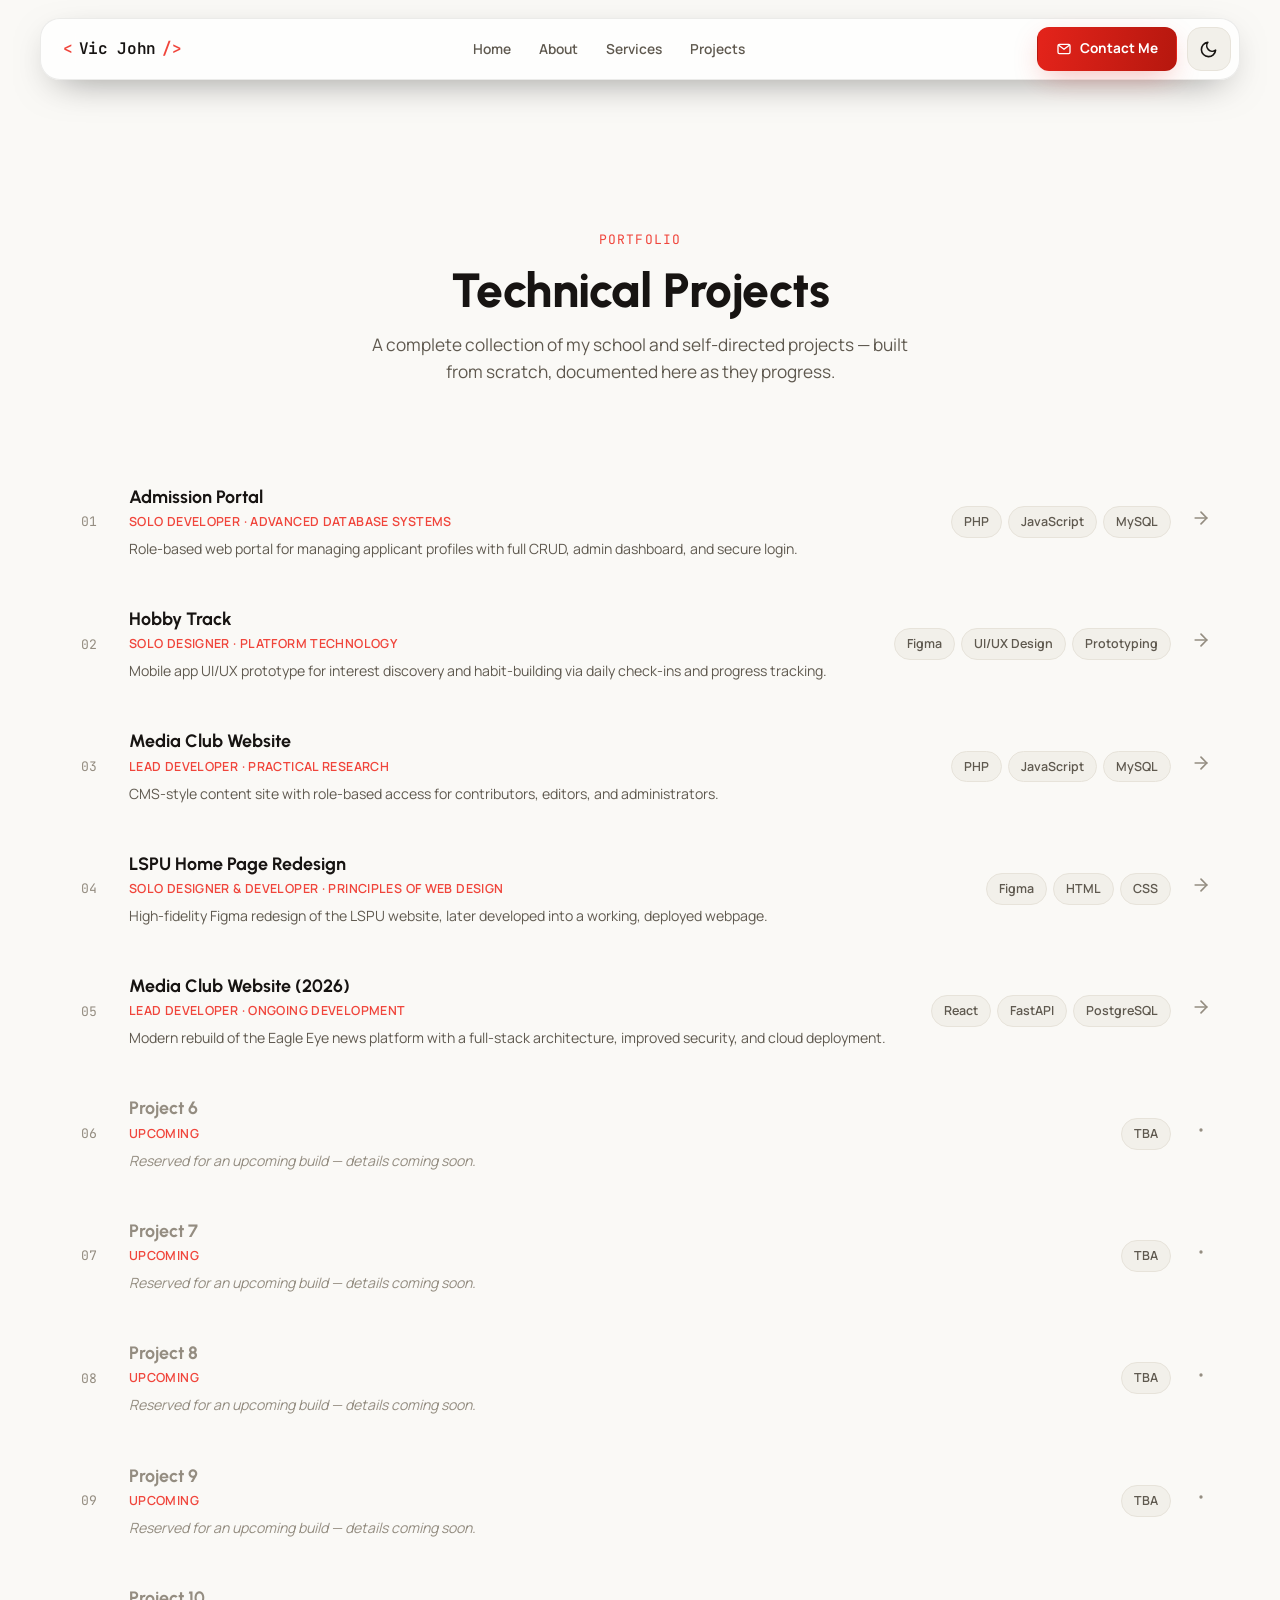
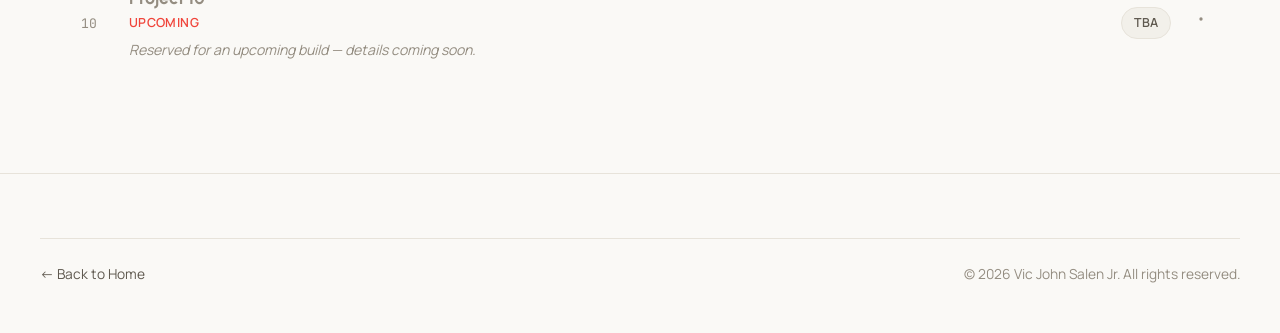
<file: projects.html>
<!DOCTYPE html>
<html lang="en" data-theme="dark">
<head>
<meta charset="UTF-8">
<meta name="viewport" content="width=device-width, initial-scale=1.0">
<title>Projects | Vic John Salen</title>
<meta name="description" content="A complete collection of school and self-directed projects by Vic John Salen Jr., BS Information Technology student at LSPU.">

<script>
  (function () {
    try {
      var saved = localStorage.getItem('vjs-portfolio-theme');
      var theme = (saved === 'light' || saved === 'dark')
        ? saved
        : (window.matchMedia && window.matchMedia('(prefers-color-scheme: light)').matches ? 'light' : 'dark');
      document.documentElement.setAttribute('data-theme', theme);
    } catch (e) {}
  })();
</script>

<link rel="preconnect" href="https://fonts.googleapis.com">
<link rel="preconnect" href="https://fonts.gstatic.com" crossorigin>
<link href="https://fonts.googleapis.com/css2?family=Urbanist:wght@500;600;700;800&family=Manrope:wght@400;500;600;700;800&family=JetBrains+Mono:wght@400;500;600&display=swap" rel="stylesheet">

<link rel="stylesheet" href="css/base.css">
<link rel="stylesheet" href="css/components.css">

<style>
  /* ============================================================
     Projects Archive — minimal directory-style page
     ============================================================ */
  .archive-hero{
    padding:140px 0 48px;
    text-align:center;
  }
  .archive-hero .eyebrow{
    display:block;
    margin-bottom:12px;
  }
  .archive-hero h1{
    font-family:var(--font-display);
    font-weight:800;
    font-size:clamp(2rem, 1.6rem + 2vw, 3rem);
    color:var(--text);
    line-height:1.15;
    margin-bottom:14px;
  }
  .archive-hero p{
    color:var(--text-muted);
    font-size:clamp(.94rem, .86rem + .3vw, 1.08rem);
    line-height:1.55;
    max-width:560px;
    margin:0 auto;
  }

  .project-list{
    display:flex;
    flex-direction:column;
    gap:2px;
    margin-top:28px;
  }

  .project-row{
    display:grid;
    grid-template-columns:40px 1fr auto auto;
    gap:20px;
    align-items:center;
    padding:22px 28px;
    border-radius:16px;
    border:1px solid transparent;
    transition:border-color .25s var(--ease), background .25s var(--ease);
    text-decoration:none;
    color:inherit;
  }
  .project-row:hover{
    border-color:var(--surface-border);
    background:var(--bg-elevated);
  }

  .project-row-num{
    font-family:var(--font-mono);
    font-size:.82rem;
    color:var(--text-faint);
    text-align:center;
  }

  .project-row-content{
    min-width:0;
  }
  .project-row-title{
    font-family:var(--font-display);
    font-weight:700;
    font-size:clamp(1rem, .94rem + .25vw, 1.12rem);
    color:var(--text);
    line-height:1.3;
    margin-bottom:4px;
  }
  .project-row-role{
    font-size:.78rem;
    color:var(--accent-400);
    font-weight:600;
    text-transform:uppercase;
    letter-spacing:.03em;
    margin-bottom:6px;
  }
  .project-row-desc{
    font-size:.88rem;
    color:var(--text-muted);
    line-height:1.5;
  }

  .project-row-stack{
    display:flex;
    flex-wrap:wrap;
    gap:6px;
    justify-content:flex-end;
  }

  .project-row-action{
    color:var(--text-faint);
    transition:color .25s var(--ease), transform .25s var(--ease);
  }
  .project-row:hover .project-row-action{
    color:var(--accent-500);
    transform:translateX(3px);
  }
  .project-row-action svg{ width:20px; height:20px; }

  .project-row--placeholder .project-row-title{
    color:var(--text-faint);
  }
  .project-row--placeholder .project-row-desc{
    color:var(--text-faint);
    font-style:italic;
  }

  @media (max-width:768px){
    .project-row{
      grid-template-columns:1fr auto;
      gap:10px 12px;
      padding:18px 20px;
    }
    .project-row-num{ display:none; }
    .project-row-stack{ justify-content:flex-start; }
  }
  @media (max-width:480px){
    .archive-hero{ padding:120px 0 32px; }
    .project-row{ padding:16px 14px; gap:6px 8px; }
  }

  .site-footer .footer-bottom{
    display:flex;
    justify-content:space-between;
    align-items:center;
    flex-wrap:wrap;
    gap:12px;
    padding:24px 0;
    color:var(--text-faint);
    font-size:.86rem;
  }
  .link-like{
    background:none;
    border:none;
    color:var(--text-muted);
    font:inherit;
    cursor:pointer;
    padding:0;
    transition:color .25s var(--ease);
  }
  .link-like:hover{ color:var(--accent-400); }
</style>
</head>
<body>
<a href="#main" class="skip-link">Skip to content</a>

<!-- ============================= NAV ============================= -->
<header class="site-header">
  <nav class="navbar" aria-label="Primary">
    <a href="index.html" class="brand"><span class="brand-dot">&lt;</span>Vic John<span class="brand-dot">/&gt;</span></a>

    <button class="nav-toggle" id="navToggle" aria-label="Toggle menu" aria-expanded="false" aria-controls="navLinks">
      <span></span><span></span><span></span>
    </button>

    <ul class="nav-links" id="navLinks">
      <li><a href="index.html" class="nav-link">Home</a></li>
      <li><a href="index.html#about" class="nav-link">About</a></li>
      <li><a href="index.html#services" class="nav-link">Services</a></li>
      <li><a href="index.html#projects" class="nav-link active">Projects</a></li>
    </ul>

    <div class="nav-actions">
      <a href="index.html#connect" class="btn btn-primary btn-sm nav-cta" aria-label="Contact me">
        <svg viewBox="0 0 24 24" fill="none" stroke="currentColor" stroke-width="2" stroke-linecap="round" stroke-linejoin="round" aria-hidden="true"><rect x="3" y="5" width="18" height="14" rx="2"/><path d="m4 6.5 8 6 8-6"/></svg>
        <span class="nav-cta-label">Contact Me</span>
      </a>
      <button class="theme-toggle" id="themeToggle" aria-label="Toggle light and dark mode">
        <svg class="icon-sun" viewBox="0 0 24 24" fill="none" stroke="currentColor" stroke-width="2" stroke-linecap="round"><circle cx="12" cy="12" r="4"/><path d="M12 2v2M12 20v2M4.9 4.9l1.4 1.4M17.7 17.7l1.4 1.4M2 12h2M20 12h2M4.9 19.1l1.4-1.4M17.7 6.3l1.4-1.4"/></svg>
        <svg class="icon-moon" viewBox="0 0 24 24" fill="none" stroke="currentColor" stroke-width="2" stroke-linecap="round" stroke-linejoin="round"><path d="M21 12.8A9 9 0 1 1 11.2 3 7 7 0 0 0 21 12.8Z"/></svg>
      </button>
    </div>
  </nav>
</header>

<main id="main">

  <section class="section">
    <div class="container">
      <div class="archive-hero">
        <span class="eyebrow">Portfolio</span>
        <h1>Technical Projects</h1>
        <p>A complete collection of my school and self-directed projects — built from scratch, documented here as they progress.</p>
      </div>

      <div class="project-list">

        <!-- 1 -->
        <a href="index.html#projects" class="project-row">
          <span class="project-row-num">01</span>
          <div class="project-row-content">
            <div class="project-row-title">Admission Portal</div>
            <div class="project-row-role">Solo Developer · Advanced Database Systems</div>
            <p class="project-row-desc">Role-based web portal for managing applicant profiles with full CRUD, admin dashboard, and secure login.</p>
          </div>
          <div class="project-row-stack">
            <span class="tag">PHP</span>
            <span class="tag">JavaScript</span>
            <span class="tag">MySQL</span>
          </div>
          <span class="project-row-action" aria-hidden="true">
            <svg viewBox="0 0 24 24" fill="none" stroke="currentColor" stroke-width="2" stroke-linecap="round" stroke-linejoin="round"><path d="M5 12h14"/><path d="M12 5l7 7-7 7"/></svg>
          </span>
        </a>

        <!-- 2 -->
        <a href="index.html#projects" class="project-row">
          <span class="project-row-num">02</span>
          <div class="project-row-content">
            <div class="project-row-title">Hobby Track</div>
            <div class="project-row-role">Solo Designer · Platform Technology</div>
            <p class="project-row-desc">Mobile app UI/UX prototype for interest discovery and habit-building via daily check-ins and progress tracking.</p>
          </div>
          <div class="project-row-stack">
            <span class="tag">Figma</span>
            <span class="tag">UI/UX Design</span>
            <span class="tag">Prototyping</span>
          </div>
          <span class="project-row-action" aria-hidden="true">
            <svg viewBox="0 0 24 24" fill="none" stroke="currentColor" stroke-width="2" stroke-linecap="round" stroke-linejoin="round"><path d="M5 12h14"/><path d="M12 5l7 7-7 7"/></svg>
          </span>
        </a>

        <!-- 3 -->
        <a href="index.html#projects" class="project-row">
          <span class="project-row-num">03</span>
          <div class="project-row-content">
            <div class="project-row-title">Media Club Website</div>
            <div class="project-row-role">Lead Developer · Practical Research</div>
            <p class="project-row-desc">CMS-style content site with role-based access for contributors, editors, and administrators.</p>
          </div>
          <div class="project-row-stack">
            <span class="tag">PHP</span>
            <span class="tag">JavaScript</span>
            <span class="tag">MySQL</span>
          </div>
          <span class="project-row-action" aria-hidden="true">
            <svg viewBox="0 0 24 24" fill="none" stroke="currentColor" stroke-width="2" stroke-linecap="round" stroke-linejoin="round"><path d="M5 12h14"/><path d="M12 5l7 7-7 7"/></svg>
          </span>
        </a>

        <!-- 4 -->
        <a href="https://lspu-landing-page-project.vercel.app/" class="project-row" target="_blank" rel="noopener">
          <span class="project-row-num">04</span>
          <div class="project-row-content">
            <div class="project-row-title">LSPU Home Page Redesign</div>
            <div class="project-row-role">Solo Designer &amp; Developer · Principles of Web Design</div>
            <p class="project-row-desc">High-fidelity Figma redesign of the LSPU website, later developed into a working, deployed webpage.</p>
          </div>
          <div class="project-row-stack">
            <span class="tag">Figma</span>
            <span class="tag">HTML</span>
            <span class="tag">CSS</span>
          </div>
          <span class="project-row-action" aria-hidden="true">
            <svg viewBox="0 0 24 24" fill="none" stroke="currentColor" stroke-width="2" stroke-linecap="round" stroke-linejoin="round"><path d="M5 12h14"/><path d="M12 5l7 7-7 7"/></svg>
          </span>
        </a>

        <!-- 5 -->
        <a href="https://github.com/ItzVickyyy/Eagle-Eye" class="project-row" target="_blank" rel="noopener">
          <span class="project-row-num">05</span>
          <div class="project-row-content">
            <div class="project-row-title">Media Club Website (2026)</div>
            <div class="project-row-role">Lead Developer · Ongoing Development</div>
            <p class="project-row-desc">Modern rebuild of the Eagle Eye news platform with a full-stack architecture, improved security, and cloud deployment.</p>
          </div>
          <div class="project-row-stack">
            <span class="tag">React</span>
            <span class="tag">FastAPI</span>
            <span class="tag">PostgreSQL</span>
          </div>
          <span class="project-row-action" aria-hidden="true">
            <svg viewBox="0 0 24 24" fill="none" stroke="currentColor" stroke-width="2" stroke-linecap="round" stroke-linejoin="round"><path d="M5 12h14"/><path d="M12 5l7 7-7 7"/></svg>
          </span>
        </a>

        <!-- 6 -->
        <div class="project-row project-row--placeholder">
          <span class="project-row-num">06</span>
          <div class="project-row-content">
            <div class="project-row-title">Project 6</div>
            <div class="project-row-role">Upcoming</div>
            <p class="project-row-desc">Reserved for an upcoming build — details coming soon.</p>
          </div>
          <div class="project-row-stack"><span class="tag">TBA</span></div>
          <span class="project-row-action" aria-hidden="true">
            <svg viewBox="0 0 24 24" fill="none" stroke="currentColor" stroke-width="2" stroke-linecap="round" stroke-linejoin="round"><circle cx="12" cy="12" r="1"/></svg>
          </span>
        </div>

        <!-- 7 -->
        <div class="project-row project-row--placeholder">
          <span class="project-row-num">07</span>
          <div class="project-row-content">
            <div class="project-row-title">Project 7</div>
            <div class="project-row-role">Upcoming</div>
            <p class="project-row-desc">Reserved for an upcoming build — details coming soon.</p>
          </div>
          <div class="project-row-stack"><span class="tag">TBA</span></div>
          <span class="project-row-action" aria-hidden="true">
            <svg viewBox="0 0 24 24" fill="none" stroke="currentColor" stroke-width="2" stroke-linecap="round" stroke-linejoin="round"><circle cx="12" cy="12" r="1"/></svg>
          </span>
        </div>

        <!-- 8 -->
        <div class="project-row project-row--placeholder">
          <span class="project-row-num">08</span>
          <div class="project-row-content">
            <div class="project-row-title">Project 8</div>
            <div class="project-row-role">Upcoming</div>
            <p class="project-row-desc">Reserved for an upcoming build — details coming soon.</p>
          </div>
          <div class="project-row-stack"><span class="tag">TBA</span></div>
          <span class="project-row-action" aria-hidden="true">
            <svg viewBox="0 0 24 24" fill="none" stroke="currentColor" stroke-width="2" stroke-linecap="round" stroke-linejoin="round"><circle cx="12" cy="12" r="1"/></svg>
          </span>
        </div>

        <!-- 9 -->
        <div class="project-row project-row--placeholder">
          <span class="project-row-num">09</span>
          <div class="project-row-content">
            <div class="project-row-title">Project 9</div>
            <div class="project-row-role">Upcoming</div>
            <p class="project-row-desc">Reserved for an upcoming build — details coming soon.</p>
          </div>
          <div class="project-row-stack"><span class="tag">TBA</span></div>
          <span class="project-row-action" aria-hidden="true">
            <svg viewBox="0 0 24 24" fill="none" stroke="currentColor" stroke-width="2" stroke-linecap="round" stroke-linejoin="round"><circle cx="12" cy="12" r="1"/></svg>
          </span>
        </div>

        <!-- 10 -->
        <div class="project-row project-row--placeholder">
          <span class="project-row-num">10</span>
          <div class="project-row-content">
            <div class="project-row-title">Project 10</div>
            <div class="project-row-role">Upcoming</div>
            <p class="project-row-desc">Reserved for an upcoming build — details coming soon.</p>
          </div>
          <div class="project-row-stack"><span class="tag">TBA</span></div>
          <span class="project-row-action" aria-hidden="true">
            <svg viewBox="0 0 24 24" fill="none" stroke="currentColor" stroke-width="2" stroke-linecap="round" stroke-linejoin="round"><circle cx="12" cy="12" r="1"/></svg>
          </span>
        </div>

      </div>
    </div>
  </section>

</main>

<!-- ============================= FOOTER ============================= -->
<footer class="site-footer">
  <div class="container">
    <div class="footer-bottom">
      <a href="index.html" class="link-like">← Back to Home</a>
      <span>© <span class="archive-year"></span> Vic John Salen Jr. All rights reserved.</span>
    </div>
  </div>
</footer>

<script>
  document.querySelector('.archive-year').textContent = new Date().getFullYear();
</script>
<script src="js/main.js"></script>
</body>
</html>
</file>
<file: css/base.css>
/* ==========================================================================
   DESIGN TOKENS
   Vic John Salen — Personal Portfolio
   ========================================================================== */

:root{
  /* ---- Brand accent (from the source Figma designs) ---- */
  --accent-500:#e2231a;
  --accent-600:#b8180f;
  --accent-400:#f0453b;
  --accent-300:#f6928b;
  --accent-gradient: linear-gradient(100deg, var(--accent-500) 4%, var(--accent-600) 95%);

  /* ---- Dark theme (default) ---- */
  --bg:#121110;
  --bg-elevated:#1a1917;
  --bg-elevated-2:#221f1c;
  --surface:#1e1c19;
  --surface-border:#332f2a;
  --text:#f3f1ec;
  --text-muted:#a8a29a;
  --text-faint:#726c63;

  /* ---- Shared ---- */
  --radius-sm:10px;
  --radius-md:16px;
  --radius-lg:26px;
  --radius-pill:100px;
  --shadow-soft: 0 20px 50px -20px rgba(0,0,0,.5);
  --shadow-pop: 0 10px 30px -8px rgba(226,35,26,.35);

  --font-display:'Urbanist', sans-serif;
  --font-body:'Manrope', sans-serif;
  --font-mono:'JetBrains Mono', monospace;

  --container: 1400px;
  --container-padding: 20px;
  --nav-h: 84px;

  /* ---- Spacing scale (used for consistent, non-fluid gaps/padding) ---- */
  --space-2xs: 0.25rem;
  --space-xs: 0.5rem;
  --space-sm: 0.75rem;
  --space-md: 1.25rem;
  --space-lg: 2rem;
  --space-xl: 3rem;
  --space-2xl: 4.5rem;

  --ease: cubic-bezier(.19,1,.22,1);
  color-scheme: dark;

  /* ---- Skeleton loading shimmer (subtle pass over a dark surface) ---- */
  --skeleton-shine-a: rgba(255,255,255,.04);
  --skeleton-shine-b: rgba(255,255,255,.12);
}

html[data-theme="light"]{
  --bg:#faf9f6;
  --bg-elevated:#ffffff;
  --bg-elevated-2:#f2f0ea;
  --surface:#ffffff;
  --surface-border:#e7e3da;
  --text:#171412;
  --text-muted:#5f594f;
  --text-faint:#948d81;
  --shadow-soft: 0 20px 50px -25px rgba(20,15,5,.25);
  color-scheme: light;

  /* ---- Skeleton loading shimmer (brighter sweep needed on a light surface) ---- */
  --skeleton-shine-a: rgba(255,255,255,.35);
  --skeleton-shine-b: rgba(255,255,255,.9);
}

*,*::before,*::after{ box-sizing:border-box; }
html{ scroll-behavior:smooth; }
@media (prefers-reduced-motion: reduce){
  html{ scroll-behavior:auto; }
  *,*::before,*::after{ animation-duration:.001ms !important; animation-iteration-count:1 !important; transition-duration:.001ms !important; scroll-behavior:auto !important; }
}

html{ overflow-x:hidden; }
body{
  margin:0;
  background:var(--bg);
  color:var(--text);
  font-family:var(--font-body);
  font-size:16px;
  line-height:1.6;
  -webkit-font-smoothing:antialiased;
  transition:background .35s var(--ease), color .35s var(--ease);
  overflow-x:hidden;
  min-width:320px;
}

img{
  max-width:100%;
  display:block;
  -webkit-user-drag:none;
  user-drag:none;
}
a{ color:inherit; text-decoration:none; }
button{ font-family:inherit; cursor:pointer; }
ul{ list-style:none; margin:0; padding:0; }

::selection{ background:var(--accent-500); color:#fff; }

:focus-visible{
  outline:2px solid var(--accent-400);
  outline-offset:3px;
  border-radius:4px;
}

h1,h2,h3,h4{
  font-family:var(--font-display);
  font-weight:700;
  margin:0;
  letter-spacing:-.01em;
}

p{ margin:0; }

.container{
  width:100%;
  max-width:var(--container);
  margin:0 auto;
  padding:0 var(--container-padding);
}

/* Container gutter widens in discrete steps as viewport grows, instead of
   scaling continuously — matches the LSPU landing page's approach so the
   gutter feels stable at each device tier rather than constantly shifting.
   Values are tuned to land close to the original fluid curve's own range
   (which topped out at 40px), so the layout doesn't shift on large screens. */
@media (min-width:768px){
  :root{ --container-padding: 32px; }
}
@media (min-width:1024px){
  :root{ --container-padding: 40px; }
}

.section{
  min-height:100vh;
  min-height:100dvh;
  display:flex;
  align-items:center;
  padding:clamp(40px, 9vw, 90px) 0;
  position:relative;
}
@media (max-width:768px){
  .section{ padding:clamp(40px, 8vw, 60px) 0; }
}
@media (max-width:480px){
  .section{ padding:44px 0; }
}
@media (max-width:360px){
  .section{ padding:36px 0; }
}

/* Escape hatch for compact strip sections (a closing CTA, etc.) that
   shouldn't be stretched to fill a full screen just because they're
   wrapped in .section — content-driven height, back to normal flow. */
.section-auto{
  min-height:0;
  display:block;
}

.section-head{
  display:flex;
  flex-direction:column;
  align-items:center;
  text-align:center;
  gap:clamp(8px, 2vw, 14px);
  margin-bottom:clamp(28px, 5vw, 48px);
}

.eyebrow{
  display:inline-flex;
  align-items:center;
  gap:8px;
  font-family:var(--font-mono);
  font-size:clamp(11px, 2.6vw, 13px);
  letter-spacing:.08em;
  text-transform:uppercase;
  color:var(--accent-400);
}
.eyebrow::before{
  content:'';
  width:8px; height:8px;
  border-radius:50%;
  background:var(--accent-gradient);
  flex-shrink:0;
}

.section-title{
  font-size:clamp(1.65rem, 1.15rem + 3.6vw, 2.75rem);
  max-width:640px;
  line-height:1.15;
}

.section-sub{
  color:var(--text-muted);
  max-width:520px;
  font-size:clamp(.92rem, .85rem + .4vw, 1.02rem);
}

.text-gradient{
  background:var(--accent-gradient);
  -webkit-background-clip:text;
  background-clip:text;
  color:transparent;
}

/* ---- Buttons ---- */
.btn{
  display:inline-flex;
  align-items:center;
  justify-content:center;
  gap:10px;
  padding:clamp(12px, 2vw + 8px, 15px) clamp(20px, 4vw + 10px, 30px);
  border-radius:var(--radius-pill);
  font-weight:700;
  font-size:clamp(.85rem, .8rem + .3vw, .95rem);
  border:1px solid transparent;
  transition:transform .25s var(--ease), box-shadow .25s var(--ease), background .25s var(--ease), color .25s var(--ease), border-color .25s var(--ease);
  white-space:nowrap;
}
.btn:active{ transform:scale(.97); }

.btn-primary{
  background:var(--accent-gradient);
  color:#fff;
  box-shadow:var(--shadow-pop);
}
.btn-primary:hover{ transform:translateY(-3px); box-shadow:0 16px 34px -10px rgba(226,35,26,.5); }

.btn-ghost{
  background:transparent;
  color:var(--text);
  border-color:var(--surface-border);
}
.btn-ghost:hover{ border-color:var(--accent-400); color:var(--accent-400); transform:translateY(-3px); }

.btn-sm{ padding:9px 18px; font-size:clamp(.8rem, .77rem + .2vw, .85rem); }

@media (max-width:480px){
  .btn{ gap:8px; }
}

.btn[disabled]{
  opacity:.45;
  cursor:not-allowed;
  transform:none !important;
  box-shadow:none !important;
}

/* ---- Pill / tag / badge ---- */
.tag{
  display:inline-flex;
  align-items:center;
  padding:5px 12px;
  border-radius:var(--radius-pill);
  font-size:clamp(.72rem, .69rem + .15vw, .78rem);
  font-weight:600;
  background:var(--bg-elevated-2);
  border:1px solid var(--surface-border);
  color:var(--text-muted);
}

/* ---- Card base ---- */
.card{
  background:var(--surface);
  border:1px solid var(--surface-border);
  border-radius:var(--radius-md);
  transition:transform .35s var(--ease), border-color .35s var(--ease), box-shadow .35s var(--ease);
}

/* ---- Reveal on scroll ---- */
.reveal{
  opacity:0;
  transform:translateY(28px);
  transition:opacity .7s var(--ease), transform .7s var(--ease);
}
.reveal.is-visible{
  opacity:1;
  transform:translateY(0);
}

.skip-link{
  position:absolute;
  left:-999px;
  top:0;
  background:var(--accent-500);
  color:#fff;
  padding:12px 20px;
  z-index:999;
  border-radius:0 0 8px 0;
}
.skip-link:focus{ left:0; }

.visually-hidden{
  position:absolute !important;
  width:1px; height:1px;
  overflow:hidden;
  clip:rect(0 0 0 0);
  white-space:nowrap;
}
</file>
<file: css/components.css>
/* ==========================================================================
   NAVIGATION — floating pill (Template 1 lineage)
   ========================================================================== */
.site-header{
  position:fixed;
  top:18px; left:0; right:0;
  z-index:200;
  display:flex;
  justify-content:center;
  padding:0 clamp(12px, 4vw, 32px);
}
@media (max-width:480px){
  .site-header{ top:12px; }
}

.navbar{
  width:100%;
  max-width:1200px;
  display:flex;
  align-items:center;
  justify-content:space-between;
  gap:6px;
  padding:8px 8px 8px 22px;
  border-radius:20px;
  background:rgba(18,17,16,.72);
  border:1px solid rgba(255,255,255,.08);
  backdrop-filter:blur(16px);
  -webkit-backdrop-filter:blur(16px);
  box-shadow:0 12px 40px -18px rgba(0,0,0,.6);
  transition:background .35s var(--ease), border-color .35s;
}
@media (max-width:480px){
  .navbar{ padding:6px 6px 6px 16px; gap:4px; }
}
html[data-theme="light"] .navbar{
  background:rgba(255,255,255,.78);
  border-color:rgba(20,15,5,.08);
}

.brand{
  font-family:var(--font-mono);
  font-weight:600;
  font-size:clamp(.85rem, .78rem + .5vw, 1rem);
  letter-spacing:-.02em;
  color:var(--text);
  display:flex;
  align-items:center;
  gap:6px;
  white-space:nowrap;
  flex-shrink:0;
  min-width:0;
}
.brand .brand-dot{ color:var(--accent-400); }

.nav-links{
  display:flex;
  align-items:center;
  gap:2px;
}
.nav-links a{
  display:inline-flex;
  align-items:center;
  justify-content:center;
  padding:10px 13px;
  border-radius:12px;
  font-size:.86rem;
  font-weight:600;
  color:var(--text-muted);
  white-space:nowrap;
  transition:background .25s var(--ease), color .25s var(--ease);
}
.nav-links a:hover{ color:var(--text); }
.nav-links a.active{
  background:var(--accent-gradient);
  color:#fff;
  border-radius:12px;
}

.nav-actions{
  display:flex;
  align-items:center;
  gap:10px;
}

.nav-cta{
  padding:10px 18px;
  gap:8px;
  border-radius:12px;
}
.nav-cta svg{ width:16px; height:16px; flex-shrink:0; }

@media (max-width:560px){
  .nav-cta{ padding:10px 12px; gap:6px; }
  .nav-cta-label{ display:none; }
}

.theme-toggle{
  width:44px; height:44px;
  border-radius:14px;
  border:1px solid var(--surface-border);
  background:var(--bg-elevated-2);
  display:flex; align-items:center; justify-content:center;
  color:var(--text);
  flex-shrink:0;
  transition:transform .3s var(--ease), border-color .3s;
}
.theme-toggle:hover{ border-color:var(--accent-400); }
.theme-toggle:active{ transform:scale(.92); }
.theme-toggle svg{ transition:transform .3s var(--ease); }
.theme-toggle:hover svg{ transform:rotate(15deg); }
.theme-toggle:active svg{ transform:rotate(15deg) scale(.9); }

/* ==========================================================================
   THEME TRANSITION
   Primary path: native View Transitions circular reveal (see main.js) —
   the browser snapshots old/new states itself, so the reveal is always
   pixel-accurate, however many elements changed color.
   Fallback path (no View Transitions support): the .theme-crossfade class
   is applied to <html> for the duration of the switch, forcing every
   element to smoothly crossfade its color/background instead of snapping.
   Both paths are skipped entirely under prefers-reduced-motion (handled
   globally in base.css).
   ========================================================================== */
::view-transition-old(root),
::view-transition-new(root){
  animation:none;
  mix-blend-mode:normal;
}
::view-transition-old(root){ z-index:1; }
::view-transition-new(root){ z-index:2; }
html.theme-switching::view-transition-new(root){
  will-change:clip-path;
}

.theme-crossfade,
.theme-crossfade *{
  transition:background-color .4s var(--ease), border-color .4s var(--ease),
             color .4s var(--ease), box-shadow .4s var(--ease),
             fill .4s var(--ease), stroke .4s var(--ease) !important;
}

.theme-toggle svg{ width:19px; height:19px; }
.theme-toggle .icon-moon{ display:none; }
html[data-theme="light"] .theme-toggle .icon-sun{ display:none; }
html[data-theme="light"] .theme-toggle .icon-moon{ display:block; }

.nav-toggle{
  display:none;
  width:44px; height:44px;
  border-radius:14px;
  border:1px solid var(--surface-border);
  background:var(--bg-elevated-2);
  align-items:center;
  justify-content:center;
  flex-direction:column;
  gap:4px;
  flex-shrink:0;
}
.nav-toggle span{
  width:18px; height:2px;
  background:var(--text);
  border-radius:2px;
  transition:transform .3s var(--ease), opacity .3s var(--ease);
}
.nav-toggle.is-open span:nth-child(1){ transform:translateY(6px) rotate(45deg); }
.nav-toggle.is-open span:nth-child(2){ opacity:0; }
.nav-toggle.is-open span:nth-child(3){ transform:translateY(-6px) rotate(-45deg); }

@media (max-width:1100px){
  /* Group the hamburger with the action controls on the right, after the
     theme toggle, so it never sits awkwardly close to the logo or floats
     alone in the middle. Uses flex `order`/`margin-left:auto` only — the
     DOM/JS wiring stays untouched. */
  .navbar{ justify-content:flex-start; }
  .nav-actions{ order:2; margin-left:auto; }
  .nav-toggle{ order:3; margin-left:8px; }

  .nav-links{
    position:fixed;
    top:calc(var(--nav-h) + 14px);
    left:16px; right:16px;
    flex-direction:column;
    align-items:stretch;
    background:var(--bg-elevated);
    border:1px solid var(--surface-border);
    border-radius:var(--radius-md);
    padding:8px;
    gap:4px;
    box-shadow:var(--shadow-soft);
    opacity:0;
    visibility:hidden;
    transform:translateY(-10px);
    transition:opacity .3s var(--ease), transform .3s var(--ease), visibility .3s;
    max-height:calc(100vh - var(--nav-h) - 34px);
    overflow-y:auto;
  }
  .nav-links.is-open{
    opacity:1; visibility:visible; transform:translateY(0);
  }
  .nav-links li{ width:100%; }
  .nav-links a{
    display:block;
    width:100%;
    text-align:center;
    padding:14px 16px;
    line-height:1.2;
  }
  .nav-toggle{ display:flex; }
}
@media (max-width:480px){
  .theme-toggle,.nav-toggle{ width:40px; height:40px; }
  .theme-toggle svg{ width:17px; height:17px; }
  .nav-links{ left:12px; right:12px; top:calc(var(--nav-h) + 8px); }
}

/* ==========================================================================
   BOTTOM NAV — phone-only replacement for the hamburger + popup menu
   ========================================================================== */
.bottom-nav{ display:none; }

@media (max-width:1024px){
  /* On phone AND tablet (<=1024px), the hamburger button and its popup dropdown are replaced
     entirely by the fixed bottom bar below — hide both regardless of
     .is-open state. */
  .nav-toggle{ display:none !important; }
  .nav-links{ display:none !important; }

  /* Leave room at the bottom of the page so the fixed bar never covers
     the last bit of content (footer, last section, etc). */
  body{ padding-bottom:calc(64px + env(safe-area-inset-bottom, 0px)); }

  .bottom-nav{
    display:flex;
    align-items:stretch;
    justify-content:space-between;
    position:fixed;
    left:0; right:0; bottom:0;
    z-index:200;
    padding:6px 4px calc(6px + env(safe-area-inset-bottom, 0px));
    background:rgba(18,17,16,.86);
    border-top:1px solid rgba(255,255,255,.08);
    backdrop-filter:blur(16px);
    -webkit-backdrop-filter:blur(16px);
  }
  html[data-theme="light"] .bottom-nav{
    background:rgba(255,255,255,.9);
    border-color:rgba(20,15,5,.08);
  }

  .bottom-nav-link{
    flex:1 1 0;
    display:flex;
    flex-direction:column;
    align-items:center;
    justify-content:center;
    gap:3px;
    padding:6px 2px;
    border-radius:12px;
    color:var(--text-faint);
    text-align:center;
    transition:color .25s var(--ease), background .25s var(--ease);
  }
  .bottom-nav-link svg{ width:20px; height:20px; flex-shrink:0; }
  .bottom-nav-link span{
    font-size:.62rem;
    font-weight:600;
    line-height:1.1;
    white-space:nowrap;
  }
  .bottom-nav-link.active{
    color:var(--accent-400);
    background:none;
  }
}
/* Tablet: same bar as phone, just a touch roomier — larger icons/labels,
   and the links stay grouped in a centred strip instead of stretching
   edge-to-edge across a 800–1000px wide bar. */
@media (min-width:481px) and (max-width:1024px){
  body{ padding-bottom:calc(76px + env(safe-area-inset-bottom, 0px)); }
  .bottom-nav{
    justify-content:center;
    gap:clamp(4px, 1.5vw, 16px);
    padding:8px 16px calc(8px + env(safe-area-inset-bottom, 0px));
  }
  .bottom-nav-link{ flex:0 1 112px; padding:8px 4px; }
  .bottom-nav-link svg{ width:22px; height:22px; }
  .bottom-nav-link span{ font-size:.72rem; }
}
@media (max-width:360px){
  .bottom-nav-link span{ font-size:.58rem; }
  .bottom-nav-link svg{ width:18px; height:18px; }
}

/* ==========================================================================
   SKELETON LOADING (reusable)
   Add class="skeleton-img-wrap" to any container that wraps a single <img>
   (the container needs a defined size — aspect-ratio, fixed height, etc.,
   same as .hero-photo / .about-photo / .cert-thumb already have) to opt
   that image into a shimmering placeholder until it finishes loading.
   main.js watches every .skeleton-img-wrap on the page automatically —
   no extra JS wiring needed for new instances.
   ========================================================================== */
.skeleton-img-wrap{
  position:relative;
  background:var(--bg-elevated-2);
}
.skeleton-img-wrap img{
  opacity:0;
  transition:opacity .45s var(--ease);
}
.skeleton-img-wrap.is-loaded img{ opacity:1; }
.skeleton-img-wrap::after{
  content:'';
  position:absolute;
  inset:0;
  z-index:2;
  pointer-events:none;
  background:linear-gradient(
    100deg,
    transparent 30%,
    var(--skeleton-shine-a) 45%,
    var(--skeleton-shine-b) 50%,
    var(--skeleton-shine-a) 55%,
    transparent 70%
  );
  background-size:200% 100%;
  animation:skeleton-shimmer 1.6s ease-in-out infinite;
  opacity:1;
  transition:opacity .3s var(--ease);
}
.skeleton-img-wrap.is-loaded::after{ opacity:0; }
@keyframes skeleton-shimmer{
  0%{ background-position:150% 0; }
  100%{ background-position:-50% 0; }
}

/* ==========================================================================
   HERO
   ========================================================================== */
.hero{
  position:relative;
  min-height:100vh;
  min-height:100dvh;
  display:flex;
  align-items:center;
  padding:calc(var(--nav-h) + 50px) 0 clamp(40px, 8vw, 80px);
  overflow:hidden;
}
@media (max-width:480px){
  .hero{ padding-top:calc(var(--nav-h) + 30px); }
}

.hero-grid-bg{
  position:absolute;
  inset:0;
  background-image:
    linear-gradient(var(--surface-border) 1px, transparent 1px),
    linear-gradient(90deg, var(--surface-border) 1px, transparent 1px);
  background-size:64px 64px;
  opacity:.25;
  mask-image:radial-gradient(ellipse 70% 60% at 50% 20%, black, transparent);
  -webkit-mask-image:radial-gradient(ellipse 70% 60% at 50% 20%, black, transparent);
  pointer-events:none;
}

.hero .container{
  position:relative;
  display:grid;
  grid-template-columns:1.05fr .95fr;
  gap:30px;
  align-items:center;
}

.hero-title{
  font-size:clamp(2.1rem, 1.35rem + 5.5vw, 4.1rem);
  line-height:1.08;
  margin-bottom:14px;
}
.hero-lede{
  color:var(--text-muted);
  font-size:clamp(.92rem, .85rem + .4vw, 1.08rem);
  max-width:520px;
  margin-bottom:24px;
}

.hero-cta{
  display:flex;
  align-items:center;
  gap:14px;
  flex-wrap:wrap;
  margin-bottom:32px;
}

.hero-stats{
  display:grid;
  grid-template-columns:repeat(3, 1fr);
  align-items:start;
  border-top:1px solid var(--surface-border);
  padding-top:24px;
  max-width:480px;
  width:100%;
  gap:10px;
}
.hero-stat{
  padding-right:16px;
  border-right:1px solid var(--surface-border);
  min-width:0;
  height:100%;
}
/* The bordered-divider treatment (border-right between stats, none on the
   last item) is a desktop-only affordance — it only makes sense once
   .hero-stats is the plain, non-card divider row below. Scoping it to
   min-width:981px keeps it from leaking into (and clipping) the bordered
   stat "cards" used from tablet down through mobile — see the ≤980px
   block below, where each .hero-stat gets its own full border instead. */
@media (min-width:981px){
  .hero-stat:last-child{ border-right:none; padding-right:0; }
  .hero-stat:not(:first-child){ padding-left:16px; }
}
.hero-stat b{
  display:block;
  font-family:var(--font-display);
  font-size:clamp(1.3rem, 1.05rem + 1vw, 1.8rem);
  line-height:1.2;
  background:var(--accent-gradient);
  -webkit-background-clip:text;
  background-clip:text;
  color:transparent;
}
.hero-stat span{
  display:block;
  font-size:clamp(.7rem, .66rem + .2vw, .82rem);
  line-height:1.35;
  color:var(--text-muted);
}

.hero-visual{
  position:relative;
  display:flex;
  justify-content:center;
  align-items:center;
}
.hero-photo-wrap{
  position:relative;
  /* Also capped by viewport height (photo ratio .5516) so the portrait
     never runs past the bottom of the first screen. */
  width:min(100%, 460px, calc((100dvh - var(--nav-h) - 40px) * .5516));
  /* Matches the source cutout's own aspect ratio (739 × 1339) so the
     full-body portrait sits in frame with no crop and no clipping. */
  aspect-ratio:739/1339;
}
.hero-photo-glow {
  position: absolute;
  width: min(620px, 125vw);
  aspect-ratio: 1;
  top: 40%;
  left: 50%;
  transform: translate(-50%, -50%);
  border-radius: 50%;
  background: radial-gradient(
    circle,
    rgba(226, 35, 26, 0.35),
    transparent 65%
  );
  filter: blur(10px);
  z-index: 0;
}

.hero-photo{
  position:absolute;
  inset:0;
  z-index:2;
  display:flex;
  align-items:flex-start;
  justify-content:center;
  background:transparent;
  /* Fade the hard hip-level cut-off into the page background instead of
     leaving a visible edge. Masking the wrapper (not just the <img>) also
     fades the skeleton shimmer with it. */
  -webkit-mask-image:linear-gradient(to bottom, #000 0%, #000 62%, rgba(0,0,0,.55) 82%, transparent 100%);
  mask-image:linear-gradient(to bottom, #000 0%, #000 62%, rgba(0,0,0,.55) 82%, transparent 100%);
}
.hero-photo img{
  width:100%;
  height:100%;
  max-width:none;
  object-fit:contain;
}

.hero-badge{
  position:absolute;
  z-index:3;
  background:var(--bg-elevated);
  border:1px solid var(--surface-border);
  border-radius:var(--radius-md);
  padding:12px 16px;
  box-shadow:var(--shadow-soft);
  font-size:.82rem;
  display:flex;
  align-items:center;
  gap:10px;
}
.hero-badge svg{ width:20px; height:20px; color:var(--accent-400); flex-shrink:0; }
.hero-badge-1{ top:6%; left:-8%; }
.hero-badge-2{ bottom:8%; right:-10%; }

@media (max-width:980px){
  .hero .container{ grid-template-columns:1fr; text-align:center; }
  .hero-lede{ margin-inline:auto; }
  .hero-cta{ justify-content:center; }
  .hero-visual{ order:-1; margin-bottom:20px; }
  .hero-photo-wrap{ width:min(78%, 320px); }
  .hero-badge-1{ left:0; }
  .hero-badge-2{ right:0; }

  /* Carry the mobile "bordered stat card" composition up into tablet
     instead of the bare divider row above — same 3-column layout and
     hierarchy as mobile, just with padding/type that scales up with
     the viewport via clamp() rather than jumping straight to a
     desktop-only treatment. */
  .hero-stats{
    display:grid;
    grid-template-columns:repeat(3, 1fr);
    gap:clamp(8px, 1.6vw, 14px);
    border-top:none;
    padding-top:0;
    margin-inline:auto;
    max-width:560px;
  }
  .hero-stat{
    min-width:0;
    border:1px solid var(--surface-border);
    border-radius:var(--radius-md);
    background:var(--bg-elevated);
    padding:clamp(10px, 1.8vw + 6px, 18px) clamp(8px, 1.6vw + 4px, 16px);
    text-align:center;
  }
  .hero-stat b{ font-size:clamp(1.05rem, .9rem + 1.1vw, 1.6rem); }
  .hero-stat span{ font-size:clamp(.68rem, .62rem + .35vw, .85rem); line-height:1.3; }
}
@media (max-width:640px){
  .hero-photo-wrap{ width:min(62%, 260px); }
}

/* ---- Compact mobile identity avatar ----
   The avatar lives only in the mobile/tablet hero (<=768px), where it
   opens the composition before the headline. Hidden on desktop, where
   the big hero photo already provides the visual identity. */
.hero-identity{ display:contents; }
.hero-avatar{ display:none; }

@media (max-width:768px){
  .hero{ padding-top:calc(var(--nav-h) + clamp(18px, 4vw, 30px)); }
  .hero .container{ gap:0; }
  .hero-copy{ min-width:0; }

  /* Recompose: the cutout becomes a cropped head-and-shoulders banner at
     the top, faded into the page, with the headline pulled up over its
     soft lower edge. The small avatar row is retired. */
  .hero{ align-items:flex-start; padding-bottom:clamp(32px, 6vw, 56px); }
  .hero-identity, .hero-avatar{ display:none; }
  .hero-visual{
    display:flex;
    order:-1;
    margin-bottom:calc(-1 * clamp(36px, 10vw, 72px));
    z-index:0;
  }
  .hero-copy{ position:relative; z-index:1; }
  .hero-photo-wrap{
    width:min(94%, 380px);
    aspect-ratio:1 / 1.02;
  }
  .hero-photo-glow{ width:min(460px, 120vw); top:42%; }
  .hero-photo img{ object-fit:cover; object-position:50% 0; }
  .hero-photo{
    -webkit-mask-image:linear-gradient(to bottom, #000 0%, #000 42%, rgba(0,0,0,.45) 70%, transparent 96%);
    mask-image:linear-gradient(to bottom, #000 0%, #000 42%, rgba(0,0,0,.45) 70%, transparent 96%);
  }

  .hero-title{ font-size:clamp(1.7rem, 5.4vw, 2.6rem); text-align:left; margin-bottom:clamp(10px, 1.8vw, 16px); }
  .hero-lede{ text-align:left; margin-inline:0; margin-bottom:clamp(18px, 3.1vw, 24px); font-size:clamp(.88rem, 2.1vw, 1rem); }

  .hero-cta{
    width:100%;
    gap:clamp(10px, 1.8vw, 14px);
    flex-direction:row;
    flex-wrap:nowrap;
    justify-content:flex-start;
    margin-bottom:clamp(22px, 3.9vw, 30px);
  }
  .hero-cta .btn{
    flex:1 1 0;
    white-space:normal;
    text-align:center;
    padding:clamp(12px, 2.1vw, 16px) clamp(10px, 2.1vw, 16px);
    font-size:clamp(.78rem, 1.9vw, .92rem);
  }

  /* Compact 3-column stat grid — all three visible at once, no scrolling.
     Sizing/padding/type still come from the shared ≤980px card rules
     above (they scale up via clamp); this just lets the row go full
     width instead of capping at the desktop-tablet max-width. */
  .hero-stats{
    gap:clamp(8px, 1.8vw, 14px);
    margin-inline:0;
    max-width:none;
  }
}

/* ==========================================================================
   ABOUT — bento layout
   ========================================================================== */
.about .container{
  display:block;
}

/* Name + tagline sit together as the bio card's own header row —
   name on the left, tagline right-aligned on the same line.
   Matches Figma: Urbanist 800/31.2px name, Urbanist 700/21.12px
   muted tagline, top-aligned with a slight downward nudge on the
   tagline to optically match cap-heights. */
.about-card-header{
  display:flex;
  align-items:flex-start;
  justify-content:space-between;
  flex-wrap:wrap;
  gap:8px 24px;
  margin-bottom:18px;
}
.about-name{
  margin:0;
  font-family:var(--font-display);
  font-weight:800;
  font-size:clamp(1.4rem, 1.1rem + 1.5vw, 1.95rem);
  letter-spacing:-.01em;
  line-height:1.15;
  max-width:none;
}
.about-tagline{
  margin:.2em 0 0;
  text-align:right;
  font-family:var(--font-display);
  font-weight:700;
  color:var(--text-muted);
  font-size:clamp(1rem, .85rem + .8vw, 1.32rem);
  letter-spacing:-.01em;
  line-height:1.25;
  white-space:nowrap;
}

.about-bento{
  display:grid;
  grid-template-columns:minmax(230px, 30%) 1.5fr 1fr;
  grid-auto-rows:min-content;
  gap:20px;
}
/* Every direct bento cell gets min-width:0. Grid items default to
   min-width:auto (their content's max-content size), which is normally
   harmless — but .toolbelt-track is deliberately width:max-content for
   its infinite-scroll animation, and that intrinsic width can win the
   grid's auto track-sizing once the layout collapses to a single
   column, stretching every card (not just the Tool Belt) out past the
   viewport. min-width:0 lets each cell shrink to the track's actual
   size instead and leaves the marquee's own overflow:hidden to do the
   clipping, as intended. */
.about-bento > *{ min-width:0; }

/* Compact header avatar — shown in place of the full .about-bento-picture
   card at phone widths (see the 480px breakpoint below). Hidden here by
   default so it never doubles up with the full picture on larger screens. */
.about-mini-avatar{
  display:none;
  flex:0 0 auto;
  width:64px; height:64px;
  border-radius:var(--radius-md);
  overflow:hidden;
  border:1px solid var(--surface-border);
}
.about-mini-avatar img{ width:100%; height:100%; object-fit:cover; display:block; }
.about-card-header-text{ min-width:0; }

.about-bento-picture{
  grid-column:1;
  grid-row:1 / 3;
  position:relative;
}
.about-photo{
  border-radius:var(--radius-lg);
  overflow:hidden;
  border:1px solid var(--surface-border);
  aspect-ratio:4/5;
}
.about-photo img{ width:100%; height:100%; object-fit:cover; }
.about-photo-tag{
  position:absolute;
  bottom:20px; left:20px;
  background:var(--bg-elevated);
  border:1px solid var(--surface-border);
  padding:12px 18px;
  border-radius:var(--radius-md);
  font-family:var(--font-mono);
  font-size:.8rem;
  box-shadow:var(--shadow-soft);
}
.about-bento-picture .about-photo{
  height:100%;
  aspect-ratio:auto;
}

/* Extra bottom padding makes room for the docked Resume/CV control
   (see .about-dock) so body copy never runs under it. */
.about-bento-text{
  grid-column:2 / 4;
  grid-row:1;
  padding:clamp(24px, 3vw, 34px) clamp(24px, 3vw, 34px) clamp(40px, 5vw, 52px);
  position:relative;
}
.about-bento-capabilities{ grid-column:2; grid-row:2; padding:clamp(22px, 2.6vw, 30px); }
.about-bento-contact{ grid-column:3; grid-row:2; padding:clamp(22px, 2.6vw, 30px); }
.about-bento-toolbelt{ grid-column:1 / -1; grid-row:3; padding:clamp(20px, 3vw, 28px); }

.about-card-title{
  font-size:clamp(1.1rem, 1rem + .4vw, 1.32rem);
  margin-bottom:14px;
  line-height:1.25;
}

/* ---- Panel frame: fieldset/legend-style border-integrated label ----
   Used on secondary About cards (Capabilities, Contact Me, Tool Belt).
   The label is NOT card content — it's a structural piece of the frame
   that sits on top of the border and visually interrupts it, like a
   <fieldset>/<legend> or a labeled control-panel module. ---- */
.panel{
  position:relative;
}
.panel-label{
  position:absolute;
  top:0;
  left:clamp(18px, 2.4vw, 28px);
  transform:translateY(-50%);
  margin:0;
  padding:0 10px;
  background:var(--surface);
  font-family:var(--font-mono);
  font-size:clamp(.72rem, .68rem + .15vw, .78rem);
  font-weight:700;
  letter-spacing:.06em;
  text-transform:uppercase;
  color:var(--accent-400);
  line-height:1.4;
  white-space:nowrap;
  pointer-events:none;
  border-radius: 20px;
}

.about-bento-text p{
  color:var(--text-muted);
  margin-bottom:14px;
  font-size:clamp(.9rem, .86rem + .2vw, .98rem);
}
.about-bento-text p:last-of-type{ margin-bottom:8px; }

.about-bento-text .accent-highlight,
.about-bento-contact .accent-highlight{
  font-weight:700;
  color:var(--accent-400);
}

/* ---- Docked Resume/CV control ----
   Matches Figma exactly: a joined pill nested into the bio card's
   own bottom-right corner — flush with the padding edge (right:0;
   bottom:0), not straddling the border. Its bottom-right radius
   (16px) matches the card's own corner so it reads as fused to it,
   while the other three corners stay tighter (8px). */
.about-dock{
  position:absolute;
  right:0;
  bottom:0;
  display:flex;
  background:var(--surface);
  border:1px solid var(--surface-border);
  border-radius:8px 8px 16px 8px;
  box-shadow:var(--shadow-soft);
  overflow:hidden;
}
.about-dock-btn{
  display:inline-flex;
  align-items:center;
  gap:6px;
  padding:8px 14px;
  font-family:var(--font-mono);
  font-size:.74rem;
  font-weight:600;
  letter-spacing:.02em;
  color:var(--text-muted);
  transition:color .2s var(--ease), background .2s var(--ease);
  white-space:nowrap;
}
.about-dock-btn:not(:last-child){ border-right:1px solid var(--surface-border); }
.about-dock-btn:hover{ color:var(--accent-400); background:var(--bg-elevated-2); }
.about-dock-btn svg{ width:14px; height:14px; flex-shrink:0; }

.capabilities-tabs{
  display:flex;
  flex-wrap:nowrap;
  gap:8px;
  padding-bottom:16px;
  margin-bottom:16px;
  border-bottom:1px solid var(--surface-border);
  /* Safety net: if a tab count/size combo is ever added that can't fit
     even at the shrunk sizes below, scroll horizontally within the row
     instead of wrapping to a second line. */
  overflow-x:auto;
  scrollbar-width:none;
}
.capabilities-tabs::-webkit-scrollbar{ display:none; }
.cap-tab{
  width:40px; height:40px;
  border-radius:12px;
  border:1px solid var(--surface-border);
  background:var(--bg-elevated);
  display:flex;
  align-items:center;
  justify-content:center;
  color:var(--text-muted);
  cursor:pointer;
  flex-shrink:0;
  transition:background .25s var(--ease), border-color .25s var(--ease), color .25s var(--ease), transform .25s var(--ease);
}
.cap-tab svg{ width:19px; height:19px; }
.cap-tab:hover{ border-color:var(--accent-400); color:var(--accent-400); transform:translateY(-2px); }
.cap-tab.is-active{
  background:var(--accent-gradient);
  border-color:transparent;
  color:#fff;
}
.cap-panel-title{
  font-size:clamp(.98rem, .92rem + .2vw, 1.05rem);
  font-weight:700;
  margin-bottom:8px;
}
.cap-panel-desc{
  color:var(--text-muted);
  font-size:.88rem;
  line-height:1.6;
  margin:0;
}

.about-contact-grid{
  display:grid;
  grid-template-columns:repeat(2, 1fr);
  gap:10px;
}
.about-contact-link{
  display:flex;
  align-items:center;
  justify-content:center;
  width:100%;
  aspect-ratio:9 / 5;
  padding:10px;
  border-radius:10px;
  border:1px solid var(--surface-border);
  background:var(--bg-elevated);
  color:var(--text);
  cursor:pointer;
  transition:border-color .3s var(--ease), transform .3s var(--ease), color .3s var(--ease);
}
.about-contact-link svg{ width:28px; height:28px; flex-shrink:0; }
.about-contact-link:hover{ border-color:var(--accent-400); color:var(--accent-400); transform:translateY(-2px); }

.toolbelt-marquee{
  overflow:hidden;
  -webkit-mask-image:linear-gradient(90deg, transparent, #000 6%, #000 94%, transparent);
  mask-image:linear-gradient(90deg, transparent, #000 6%, #000 94%, transparent);
}
.toolbelt-track{
  display:flex;
  gap:14px;
  width:max-content;
  animation:toolbelt-scroll var(--toolbelt-duration, 24s) linear infinite;
  will-change:transform;
}
.toolbelt-marquee:hover .toolbelt-track{ animation-play-state:paused; }
@keyframes toolbelt-scroll{
  from{ transform:translateX(0); }
  to{ transform:translateX(var(--toolbelt-distance, -50%)); }
}
.toolbelt-tile{
  flex:0 0 auto;
  width:60px;
  height:60px;
  border-radius:var(--radius-sm);
  border:1px solid var(--surface-border);
  background:var(--bg-elevated-2);
  display:flex;
  align-items:center;
  justify-content:center;
  transition:border-color .3s var(--ease), transform .3s var(--ease);
}
.toolbelt-tile:hover{ border-color:var(--accent-400); }
.toolbelt-icon{
  display:flex;
  align-items:center;
  justify-content:center;
  width:24px;
  height:24px;
  color:var(--text-faint);
  transition:color .3s var(--ease);
}
.toolbelt-icon svg{ width:100%; height:100%; display:block; }
.toolbelt-tile:hover .toolbelt-icon{ color:var(--accent-400); }

@media (max-width:1024px){
  /* Phone-style About on tablet too: one centred column, the full portrait
     card is replaced by a compact avatar beside the name (see
     .about-mini-avatar), header stays a single row. */
  .about-bento{ grid-template-columns:1fr; gap:14px; max-width:720px; margin-inline:auto; }
  .about-bento-picture{ display:none; }
  .about-card-header{ flex-direction:row; align-items:center; justify-content:flex-start; gap:14px; flex-wrap:nowrap; }
  .about-mini-avatar{ display:block; }
  .about-tagline{ text-align:left; white-space:normal; }
  .about-bento-text,
  .about-bento-capabilities,
  .about-bento-contact,
  .about-bento-toolbelt{ grid-column:1; grid-row:auto; }
  .about-bento-text{ padding-bottom:38px; }
  .about-dock-btn{ padding:7px 11px; font-size:.7rem; }
}
@media (min-width:481px) and (max-width:1024px){
  /* Tablet only: a 2x2 grid of 9:5 tiles would be huge at this width, so
     lay the four contact links out in one row. */
  .about-contact-grid{ grid-template-columns:repeat(4, 1fr); }
  .about-contact-link{ aspect-ratio:3 / 2; }
}
@media (max-width:480px){
  /* Phone: tighter padding and type on top of the shared layout above. */
  .about-bento-text{ padding:20px; padding-bottom:38px; }
  .about-bento-capabilities{ padding:20px; }
  .about-bento-contact{ padding:20px; }
  .about-bento-text p{ margin-bottom:10px; font-size:.86rem; }
  .about-bento-text p:last-of-type{ margin-bottom:8px; }
  .about-contact-grid{ gap:8px; }
  .about-contact-link{ aspect-ratio:9 / 5; }
  .about-contact-link svg{ width:24px; height:24px; }
  .toolbelt-tile{ width:52px; height:52px; }
  .capabilities-tabs{ gap:6px; }
  .cap-tab{ width:34px; height:34px; border-radius:10px; }
  .cap-tab svg{ width:16px; height:16px; }
}
@media (max-width:360px){
  .capabilities-tabs{ gap:5px; }
  .cap-tab{ width:30px; height:30px; border-radius:9px; }
  .cap-tab svg{ width:14px; height:14px; }
}

/* ==========================================================================
   SKILLS — what I'm capable of working with (tag + proficiency cards)
   ========================================================================== */
.skills-grid{
  display:grid;
  grid-template-columns:repeat(3, 1fr);
  gap:24px;
}
.skill-card{
  display:flex;
  flex-direction:column;
  align-items:center;
  text-align:center;
  gap:12px;
  padding:28px 24px;
}
.skill-card:hover{ transform:translateY(-6px); border-color:var(--accent-400); }

.skill-name{ font-weight:700; font-size:clamp(.95rem, .89rem + .3vw, 1.05rem); }

.skill-tech{
  display:flex;
  flex-wrap:wrap;
  justify-content:center;
  gap:6px;
}
.skill-tech-chip{
  font-family:var(--font-mono);
  font-size:.66rem;
  font-weight:600;
  letter-spacing:.02em;
  padding:4px 9px;
  border-radius:var(--radius-pill);
  background:var(--bg-elevated-2);
  border:1px solid var(--surface-border);
  color:var(--text-muted);
}

.skill-level{
  display:inline-flex;
  align-items:center;
  padding:4px 14px;
  border-radius:999px;
  background:var(--accent-100, rgba(226,35,26,.12));
  color:var(--accent-400);
  font-size:.74rem;
  font-weight:700;
  letter-spacing:.01em;
}
.skill-note{ color:var(--text-muted); font-size:clamp(.8rem, .77rem + .15vw, .85rem); line-height:1.5; }

@media (max-width:860px){
  .skills-grid{ grid-template-columns:1fr 1fr; gap:16px; }
}
@media (max-width:560px){
  .skill-card{ gap:10px; }
}
@media (max-width:480px){
  .skills-grid{ grid-template-columns:1fr 1fr; gap:10px; }
  .skill-card{ padding:16px 14px; gap:8px; }
  .skill-name{ font-size:.86rem; }
  .skill-tech-chip{ font-size:.6rem; padding:3px 7px; }
  .skill-level{ font-size:.66rem; padding:3px 10px; }
  .skill-note{ font-size:.74rem; }
}
@media (max-width:360px){
  .skills-grid{ grid-template-columns:1fr; }
}

/* ==========================================================================
   MY SERVICES — freelance offerings, shown as two wide "pillar" cards
   ========================================================================== */
.services-grid{
  display:grid;
  grid-template-columns:1fr 1fr;
  gap:24px;
}

.service-pillar{
  padding:30px 28px;
  display:flex;
  flex-direction:column;
}
.service-pillar:hover{
  border-color:var(--accent-400);
  box-shadow:var(--shadow-soft);
}

.service-pillar-head{
  display:flex;
  align-items:center;
  gap:16px;
  padding-bottom:20px;
  margin-bottom:20px;
  border-bottom:1px solid var(--surface-border);
}
/* .service-pillar-head is a plain <button> so it works as a real
   accordion trigger on phone (see the 480px breakpoint below), reset
   here to look identical to the old always-static header on desktop —
   full-width, left-aligned, no button chrome, not clickable-looking. */
button.service-pillar-head{
  width:100%;
  background:none;
  border:none;
  border-bottom:1px solid var(--surface-border);
  padding:0 0 20px;
  margin-bottom:20px;
  font:inherit;
  color:inherit;
  text-align:left;
  cursor:default;
}
.service-accordion-chevron{
  display:none;
  align-items:center;
  justify-content:center;
  margin-left:auto;
  flex-shrink:0;
  width:20px; height:20px;
  color:var(--text-faint);
  transition:transform .25s var(--ease);
}
.service-pillar-icon{
  width:52px; height:52px;
  border-radius:50%;
  background:var(--accent-gradient);
  display:flex; align-items:center; justify-content:center;
  flex-shrink:0;
}
.service-pillar-icon svg{ width:24px; height:24px; }
.service-pillar-head h3{
  font-size:clamp(1.05rem, .98rem + .3vw, 1.25rem);
  margin-bottom:4px;
}
.service-pillar-tag{
  display:block;
  font-family:var(--font-mono);
  font-size:.72rem;
  letter-spacing:.02em;
  color:var(--accent-400);
}

.service-group{
  padding:16px 0;
  border-bottom:1px dashed var(--surface-border);
}
.service-group:last-child{ border-bottom:none; padding-bottom:0; }
.service-group:first-of-type{ padding-top:0; }

.service-group-title{
  font-family:var(--font-mono);
  font-size:.8rem;
  font-weight:600;
  letter-spacing:.01em;
  color:var(--text);
  margin-bottom:10px;
}
.service-group-note{
  color:var(--text-faint);
  font-size:.78rem;
  margin:-6px 0 10px;
}

.service-list{
  display:flex;
  flex-direction:column;
  gap:8px;
}
.service-list li{
  position:relative;
  padding-left:22px;
  color:var(--text-muted);
  font-size:clamp(.85rem, .81rem + .15vw, .92rem);
  line-height:1.4;
}
.service-list li::before{
  content:'';
  position:absolute;
  left:0; top:.42em;
  width:10px; height:10px;
  border-radius:3px;
  background:var(--accent-gradient);
  opacity:.9;
}

.service-chips{
  display:flex;
  flex-wrap:wrap;
  gap:8px;
}
.service-chip{
  font-family:var(--font-mono);
  font-size:.72rem;
  font-weight:600;
  padding:5px 12px;
  border-radius:var(--radius-pill);
  background:rgba(226,35,26,.08);
  border:1px solid rgba(226,35,26,.3);
  color:var(--accent-400);
}

.service-note{
  margin-top:24px;
  display:flex;
  align-items:center;
  justify-content:space-between;
  gap:20px;
  flex-wrap:wrap;
  padding:22px 28px;
  border-radius:var(--radius-lg);
  background:var(--bg-elevated);
  border:1px solid var(--surface-border);
}
.service-note p{
  color:var(--text-muted);
  font-size:clamp(.86rem, .82rem + .15vw, .95rem);
  max-width:520px;
}

@media (max-width:560px){
  .service-pillar-head{ gap:12px; }
  .service-pillar-icon{ width:44px; height:44px; }
  .service-pillar-icon svg{ width:20px; height:20px; }
  .service-note{ padding:18px 20px; flex-direction:column; align-items:flex-start; }
}
@media (max-width:1024px){
  /* Phone AND tablet view: each service becomes a collapsible accordion row instead
     of a horizontally-scrolling full card — same content, just tucked
     away until tapped open. The two grids (pillar + compact) are styled
     identically here so they read as one continuous list. */
  .services-grid,
  .services-grid-compact{
    display:flex;
    flex-direction:column;
    gap:12px;
    margin:0;
    padding:0;
  }
  .service-pillar,
  .service-compact{
    width:100%;
    padding:18px 18px;
  }
  button.service-pillar-head{
    cursor:pointer;
    padding-bottom:0;
    margin-bottom:0;
    border-bottom:none;
  }
  .service-accordion-item.is-open > button.service-pillar-head{
    padding-bottom:16px;
    margin-bottom:16px;
    border-bottom:1px solid var(--surface-border);
  }
  .service-body{ display:none; }
  .service-accordion-item.is-open > .service-body{ display:block; }
  .service-accordion-chevron{ display:flex; }
  .service-accordion-item.is-open .service-accordion-chevron{ transform:rotate(180deg); }
  /* Keep the accordion list a phone-like column instead of stretching it
     across a wide tablet viewport. */
  .services-grid,
  .services-grid-compact{ max-width:720px; margin-inline:auto; }
  .service-note{ max-width:720px; margin-inline:auto; }
}
@media (max-width:480px){
  .service-note{ padding:18px 16px; }
}
@media (max-width:380px){
  .service-pillar,
  .service-compact{ padding:16px 16px; }
}

/* Compact single-focus service cards (Discord, Web & Portfolio, etc.) */
.services-grid-compact{
  display:grid;
  grid-template-columns:repeat(auto-fit, minmax(260px, 1fr));
  gap:20px;
  margin-top:20px;
}
.service-compact{
  padding:26px 24px;
}
.service-compact:hover{
  transform:translateY(-6px);
  border-color:var(--accent-400);
  box-shadow:var(--shadow-soft);
}
.service-compact .service-pillar-head{
  padding-bottom:16px;
  margin-bottom:16px;
}
.service-compact .service-pillar-icon{
  width:44px; height:44px;
  border-radius:12px;
}
.service-compact .service-pillar-icon svg{ width:20px; height:20px; }

@media (max-width:560px){
  .service-compact{ padding:20px 18px; }
}
@media (min-width:481px) and (max-width:1024px){
  /* .services-grid-compact's base rule above (auto-fit, minmax(260px, 1fr))
     comes later in the file than the accordion block and would split the
     compact accordions into 2 columns at tablet widths. Keep it one column
     so it stacks like the pillar list and like phone. */
  .services-grid-compact{ grid-template-columns:1fr; }
}
@media (max-width:1024px){
  /* .service-compact and .service-compact .service-pillar-head above are
     more specific than the shared accordion rules in the 480px block
     further up, so on phone they were winning and leaving the Discord /
     Web & Portfolio cards bigger than the PC & Laptop / Tutor cards even
     when collapsed. Re-apply the accordion sizing here, at equal-or-higher
     specificity, so every accordion row — pillar or compact — matches. */
  .service-compact.service-accordion-item{ padding:18px 18px; }
  .service-compact.service-accordion-item > .service-pillar-head{
    padding-bottom:0;
    margin-bottom:0;
  }
  .service-compact.service-accordion-item.is-open > .service-pillar-head{
    padding-bottom:16px;
    margin-bottom:16px;
  }
}
@media (max-width:380px){
  .service-compact.service-accordion-item{ padding:16px 16px; }
}

/* ==========================================================================
   PROJECTS — overlapping thumbnail gallery
   ========================================================================== */
/* Overrides the shared .section-head's centered layout for this section
   only — eyebrow/title/description left-aligned, "View More Projects"
   pinned top-right, matching a selected-work header treatment. Every
   other section keeps the default centered .section-head untouched. */
.section-head-split{
  align-items:stretch;
  text-align:left;
}
.projects-header{
  display:flex;
  align-items:flex-start;
  justify-content:space-between;
  gap:20px;
  width:100%;
  margin-bottom:40px;
}
.projects-header-text{
  max-width:560px;
}

/* Compact white pill CTA — stays light on both themes, like a floating chip */
.btn-projects-more{
  display:inline-flex;
  align-items:center;
  gap:8px;
  flex-shrink:0;
  margin-top:4px;
  padding:10px 18px;
  border-radius:var(--radius-pill);
  background:#fdfdfc;
  color:#171412;
  font-family:var(--font-body);
  font-size:.82rem;
  font-weight:700;
  white-space:nowrap;
  border:1px solid rgba(0,0,0,.06);
  box-shadow:0 10px 24px -12px rgba(0,0,0,.45);
  transition:transform .25s var(--ease), box-shadow .25s var(--ease);
}
.btn-projects-more:hover{ transform:translateY(-3px); box-shadow:0 16px 32px -12px rgba(0,0,0,.55); }
.btn-projects-more:active{ transform:translateY(-1px) scale(.98); }
.btn-projects-more svg{ width:15px; height:15px; flex-shrink:0; }

/* ---- Gallery track: overlapping, clickable thumbnails ---- */
.gallery-wrapper{ position:relative; }
.gallery-track{
  position:relative;
  height:calc(clamp(220px, 62vw, 460px) / 1.6 + 56px);
  margin:0 auto 8px;
}

.gallery-slide{
  position:absolute;
  top:50%;
  left:50%;
  width:clamp(220px, 62vw, 460px);
  aspect-ratio:16/10;
  padding:0;
  margin:0;
  border:none;
  background:none;
  cursor:pointer;
  -webkit-tap-highlight-color:transparent;
  transition:transform .6s var(--ease), opacity .5s var(--ease), filter .5s var(--ease);
  will-change:transform, opacity, filter;
}
.gallery-slide.is-active{ cursor:default; }
.gallery-slide:focus-visible{ outline:none; }
.gallery-slide:focus-visible .gallery-thumb{ outline:2px solid var(--accent-400); outline-offset:4px; }

.gallery-thumb{
  position:absolute;
  inset:0;
  border-radius:18px;
  overflow:hidden;
  display:flex;
  align-items:center;
  justify-content:center;
  box-shadow:0 30px 60px -25px rgba(0,0,0,.5);
  transition:box-shadow .5s var(--ease);
}
.gallery-slide.is-active .gallery-thumb{
  box-shadow:0 35px 70px -20px rgba(0,0,0,.6), 0 0 0 1px rgba(255,255,255,.07) inset;
}

/* Placeholder-friendly tone palette — swap for a real <img> per slide once
   screenshots exist; everything else (sizing, motion, info panel) still works. */
.gallery-thumb[data-tone="a"]{ background:linear-gradient(135deg, #3572e8 0%, #12213f 100%); }
.gallery-thumb[data-tone="b"]{ background:linear-gradient(135deg, #22ab73 0%, #0e2c22 100%); }
.gallery-thumb[data-tone="c"]{ background:linear-gradient(135deg, #8b5cf6 0%, #251a3d 100%); }
.gallery-thumb[data-tone="ph"]{ background:var(--bg-elevated-2); border:1px dashed var(--surface-border); }

.thumb-mark{
  font-family:var(--font-display);
  font-weight:800;
  letter-spacing:.03em;
  font-size:clamp(1.5rem, 1.2rem + 1.4vw, 2.3rem);
  color:rgba(255,255,255,.88);
}
.gallery-thumb[data-tone="ph"] .thumb-mark{
  font-family:var(--font-mono);
  font-weight:600;
  font-size:.85rem;
  letter-spacing:.06em;
  color:var(--text-faint);
}

/* ---- Shared info panel below the gallery — content swaps per active slide ---- */
.gallery-info{
  max-width:640px;
  margin:0 auto;
  text-align:center;
  transition:opacity .22s var(--ease), transform .22s var(--ease);
}
.gallery-info.is-fading{ opacity:0; transform:translateY(6px); }
.gallery-info-top{
  display:flex;
  align-items:baseline;
  justify-content:center;
  gap:12px;
  flex-wrap:wrap;
}
.gallery-title{ font-size:clamp(1.25rem, 1.05rem + 1vw, 1.6rem); line-height:1.25; }
.gallery-year{
  font-family:var(--font-mono);
  color:var(--text-faint);
  font-size:.78rem;
}
.gallery-role{
  display:block;
  margin-top:8px;
  font-size:.78rem;
  color:var(--accent-400);
  font-weight:700;
  text-transform:uppercase;
  letter-spacing:.04em;
}
.gallery-desc{
  margin-top:14px;
  color:var(--text-muted);
  font-size:clamp(.88rem, .84rem + .2vw, .98rem);
  line-height:1.6;
}
.gallery-stack{
  margin-top:16px;
  display:flex;
  flex-wrap:wrap;
  justify-content:center;
  gap:8px;
}

.gallery-view-link{
  display:inline-flex;
  align-items:center;
  gap:6px;
  margin-top:22px;
  font-family:var(--font-display);
  font-weight:700;
  font-size:.92rem;
  color:var(--text);
  text-decoration:underline;
  text-underline-offset:4px;
  text-decoration-color:var(--surface-border);
  transition:color .25s var(--ease), text-decoration-color .25s var(--ease), transform .25s var(--ease);
}
.gallery-view-link span{ transition:transform .25s var(--ease); display:inline-block; }
.gallery-view-link:hover{ color:var(--accent-400); text-decoration-color:var(--accent-400); }
.gallery-view-link:hover span{ transform:translateX(3px); }

/* Responsive */
@media (max-width:640px){
  .projects-header{ flex-direction:column; gap:12px; }
  .btn-projects-more{ align-self:flex-start; }
  .gallery-track{ margin-bottom:4px; }
}

/* ==========================================================================
   EDUCATION — timeline
   ========================================================================== */
.timeline{
  position:relative;
  max-width:820px;
  margin:0 auto;
  padding-left:32px;
}
.timeline::before{
  content:'';
  position:absolute;
  left:5px; top:6px; bottom:6px;
  width:2px;
  background:linear-gradient(var(--accent-500), var(--surface-border));
}
.timeline-item{
  position:relative;
  padding-bottom:36px;
}
.timeline-item:last-child{ padding-bottom:0; }
.timeline-dot{
  position:absolute;
  left:-32px; top:6px;
  width:12px; height:12px;
  border-radius:50%;
  background:var(--accent-gradient);
  box-shadow:0 0 0 5px var(--bg);
}
.timeline-card{
  padding:20px 22px;
}
.timeline-period{
  font-family:var(--font-mono);
  font-size:.76rem;
  color:var(--accent-400);
  margin-bottom:6px;
  display:block;
}
.timeline-card h3{ font-size:clamp(1rem, .93rem + .3vw, 1.15rem); margin-bottom:4px; line-height:1.3; }
.timeline-card .timeline-org{
  color:var(--text-muted);
  font-size:clamp(.85rem, .81rem + .2vw, .92rem);
  margin-bottom:12px;
}
.timeline-honors{
  display:flex;
  flex-wrap:wrap;
  gap:7px;
}

@media (max-width:600px){
  .timeline{ padding-left:22px; }
  .timeline-dot{ left:-22px; }
  .timeline-item{ padding-bottom:28px; }
}
@media (max-width:480px){
  .timeline-card{ padding:16px 18px; }
}

/* ==========================================================================
   CERTIFICATES
   ========================================================================== */
.cert-tier-label{
  display:flex;
  align-items:center;
  gap:14px;
  margin:36px 0 18px;
  color:var(--text-faint);
  font-family:var(--font-mono);
  font-size:.74rem;
  text-transform:uppercase;
  letter-spacing:.08em;
}
.cert-tier-label::after{
  content:'';
  flex:1;
  height:1px;
  background:var(--surface-border);
}
.cert-tier-label:first-child{ margin-top:0; }

/* ---- Certificate tabs ---- */
.cert-tabs{
  display:flex;
  justify-content:center;
  gap:8px;
  flex-wrap:wrap;
  margin:28px 0 32px;
}
.cert-tab-btn{
  padding:9px 18px;
  border-radius:var(--radius-pill);
  border:1px solid var(--surface-border);
  background:var(--bg-elevated);
  color:var(--text-muted);
  font-size:clamp(.78rem, .74rem + .2vw, .86rem);
  font-weight:600;
  transition:all .25s var(--ease);
}
.cert-tab-btn:hover{ color:var(--text); }
.cert-tab-btn.active{
  background:var(--accent-gradient);
  color:#fff;
  border-color:transparent;
}
.cert-tab-panel .cert-tier-label:first-child{ margin-top:0; }
@media (max-width:480px){
  .cert-tabs{ gap:6px; margin:22px 0 24px; }
}

.cert-grid{
  display:grid;
  grid-template-columns:repeat(3, 1fr);
  gap:18px;
}
@media (max-width:480px){
  .cert-tier-label{ margin:28px 0 14px; }
}
.cert-card{
  display:flex;
  flex-direction:column;
  overflow:hidden;
  text-align:left;
  padding:0;
  background:var(--surface);
  border:1px solid var(--surface-border);
  border-radius:var(--radius-md);
  color:inherit;
  width:100%;
}
button.cert-card{ text-align:left; }
.cert-card:hover:not([disabled]){ border-color:var(--accent-400); box-shadow:var(--shadow-soft); }
.cert-thumb{
  aspect-ratio:16/11;
  overflow:hidden;
  position:relative;
  background:var(--bg-elevated-2);
  border-bottom:1px solid var(--surface-border);
}
.cert-thumb img{ width:100%; height:100%; object-fit:cover; transition:transform .5s var(--ease); }
.cert-card:hover .cert-thumb img{ transform:scale(1.05); }
.cert-thumb-empty{
  display:flex; align-items:center; justify-content:center;
  height:100%;
  color:var(--text-faint);
  font-family:var(--font-mono);
  font-size:.78rem;
  text-align:center;
  padding:16px;
}
.cert-info{ padding:16px 18px 18px; }
.cert-info h3{ font-size:clamp(.9rem, .86rem + .2vw, .98rem); margin-bottom:6px; line-height:1.35; }
.cert-info p{ font-size:clamp(.78rem, .75rem + .15vw, .82rem); color:var(--text-muted); line-height:1.5; }
.cert-view{
  display:inline-flex;
  align-items:center;
  gap:6px;
  margin-top:10px;
  font-size:.76rem;
  font-weight:700;
  color:var(--accent-400);
}
.cert-view svg{ width:14px; height:14px; }
button.cert-view{
  background:none;
  border:none;
  padding:0;
  margin-top:14px;
  cursor:pointer;
  font-family:inherit;
}

.cert-card.is-pending{ opacity:.7; cursor:default; }
.cert-card.is-pending:hover{ transform:none; box-shadow:none; border-color:var(--surface-border); }

@media (max-width:900px){ .cert-grid{ grid-template-columns:1fr 1fr; gap:14px; } }
@media (max-width:560px){ .cert-grid{ grid-template-columns:1fr; gap:12px; } }
@media (max-width:480px){ .cert-info{ padding:14px 16px 16px; } }

/* ---- Certificate carousels ---- */
.cert-carousel{ margin-bottom:8px; }
.cert-carousel-viewport{
  overflow-x:auto;
  overflow-y:hidden;
  scroll-snap-type:x mandatory;
  scroll-behavior:smooth;
  -webkit-overflow-scrolling:touch;
  scrollbar-width:none;
  border-radius:var(--radius-md);
}
.cert-carousel-viewport::-webkit-scrollbar{ display:none; }
.cert-carousel-viewport:focus-visible{ outline:2px solid var(--accent-400); outline-offset:4px; }
.cert-carousel-track{
  display:flex;
  gap:20px;
}
.cert-carousel-slide{
  flex:0 0 calc((100% - 40px) / 3);
  min-width:0;
  scroll-snap-align:start;
}
.cert-carousel-slide .cert-card{ height:100%; }

.cert-carousel-controls{
  display:flex;
  justify-content:flex-end;
  gap:10px;
  margin-top:16px;
}
.carousel-btn{
  display:flex;
  align-items:center;
  justify-content:center;
  width:40px; height:40px;
  border-radius:50%;
  border:1px solid var(--surface-border);
  background:var(--surface);
  color:var(--text);
  cursor:pointer;
  transition:border-color .2s var(--ease), color .2s var(--ease), transform .2s var(--ease);
}
.carousel-btn svg{ width:18px; height:18px; }
.carousel-btn:hover:not(:disabled){ border-color:var(--accent-400); color:var(--accent-400); transform:translateY(-2px); }
.carousel-btn:disabled{ opacity:.35; cursor:default; }

@media (max-width:900px){
  .cert-carousel-slide{ flex-basis:calc((100% - 20px) / 2); }
}
@media (max-width:560px){
  .cert-carousel-slide{ flex-basis:88%; }
}
@media (max-width:380px){
  .cert-carousel-slide{ flex-basis:92%; }
}

/* ---- Achievement feature card (used by Recent Achievement) ---- */
.achievement-feature-card{
  display:grid;
  grid-template-columns:.85fr 1.15fr;
  gap:36px;
  align-items:center;
  background:var(--surface);
  border:1px solid var(--surface-border);
  border-radius:var(--radius-lg);
  padding:32px;
  margin-bottom:8px;
}
.achievement-feature-media{
  position:relative;
  display:block;
  width:100%;
  padding:0;
  border:1px solid var(--surface-border);
  border-radius:var(--radius-md);
  overflow:hidden;
  cursor:pointer;
  background:var(--bg-elevated-2);
}
.achievement-feature-media img{ width:100%; height:100%; object-fit:cover; display:block; aspect-ratio:16/11; transition:transform .5s var(--ease); }
.achievement-feature-media:hover img{ transform:scale(1.05); }
.achievement-feature-media-empty{
  display:flex;
  align-items:center;
  justify-content:center;
  aspect-ratio:16/11;
  cursor:default;
  color:var(--text-faint);
  font-family:var(--font-mono);
  font-size:.8rem;
  text-align:center;
  padding:20px;
}
.achievement-feature-media-hint{
  position:absolute;
  left:16px; bottom:16px;
  display:inline-flex;
  align-items:center;
  gap:6px;
  padding:8px 14px;
  border-radius:var(--radius-pill);
  background:rgba(18,17,16,.72);
  backdrop-filter:blur(6px);
  color:#fff;
  font-size:.8rem;
  font-weight:700;
}
.achievement-feature-media-hint svg{ width:14px; height:14px; }
.achievement-feature-copy p{ color:var(--text-muted); margin-top:14px; }
.achievement-feature-tags{ display:flex; flex-wrap:wrap; gap:10px; margin-top:20px; }

@media (max-width:900px){
  .achievement-feature-card{ grid-template-columns:1fr; gap:24px; padding:24px; }
}
@media (max-width:480px){
  .achievement-feature-card{ padding:18px; border-radius:var(--radius-md); }
  .achievement-feature-media-hint{ font-size:.74rem; padding:6px 12px; left:12px; bottom:12px; }
}

/* ==========================================================================
   CONNECT strip
   ========================================================================== */
.connect{
  border-radius:var(--radius-lg);
  background:var(--bg-elevated);
  border:1px solid var(--surface-border);
  padding:clamp(28px, 6vw, 64px) clamp(22px, 5vw, 48px);
  display:flex;
  align-items:center;
  justify-content:space-between;
  gap:24px;
  flex-wrap:wrap;
  position:relative;
  overflow:hidden;
}
.connect::before{
  content:'';
  position:absolute;
  width:400px; height:400px;
  background:var(--accent-gradient);
  filter:blur(120px);
  opacity:.25;
  top:-160px; right:-120px;
  border-radius:50%;
  pointer-events:none;
}
.connect h2{ font-size:clamp(1.4rem, 1.05rem + 2.5vw, 2.3rem); max-width:480px; position:relative; line-height:1.2; }
.connect-actions{ display:flex; gap:12px; flex-wrap:wrap; position:relative; }
@media (max-width:560px){
  .connect{ flex-direction:column; align-items:flex-start; }
  .connect-actions{ width:100%; }
  .connect-actions .btn{ flex:1 1 auto; text-align:center; }
}
@media (max-width:400px){
  .connect-actions{ flex-direction:column; }
  .connect-actions .btn{ width:100%; }
}

/* ==========================================================================
   FOOTER
   ========================================================================== */
.site-footer{
  border-top:1px solid var(--surface-border);
  padding:clamp(36px, 7vw, 64px) 0 24px;
}
.footer-top{
  display:grid;
  grid-template-columns:1.4fr .8fr .8fr 1fr;
  gap:clamp(24px, 4vw, 40px);
  margin-bottom:clamp(28px, 5vw, 48px);
}
.footer-brand p{
  color:var(--text-muted);
  font-size:clamp(.86rem, .82rem + .2vw, .92rem);
  margin:12px 0 18px;
  max-width:280px;
  line-height:1.5;
}
.footer-socials{ display:flex; gap:10px; flex-wrap:wrap; }
.social-btn{
  width:40px; height:40px;
  border-radius:50%;
  border:1px solid var(--surface-border);
  display:flex; align-items:center; justify-content:center;
  transition:all .25s var(--ease);
  flex-shrink:0;
}
.social-btn svg{ width:17px; height:17px; }
.social-btn:hover{ background:var(--accent-gradient); border-color:transparent; color:#fff; transform:translateY(-3px); }
.social-btn.is-disabled{ opacity:.4; pointer-events:none; }

.footer-col h4{
  font-size:.78rem;
  text-transform:uppercase;
  letter-spacing:.06em;
  color:var(--text-faint);
  margin-bottom:14px;
}
.footer-col ul{ display:flex; flex-direction:column; gap:10px; }
.footer-col a, .footer-col span{ color:var(--text-muted); font-size:.88rem; overflow-wrap:break-word; }
.footer-col a:hover{ color:var(--accent-400); }
.footer-col button.link-like{
  background:none; border:none; padding:0; color:var(--text-muted); font-size:.88rem; cursor:pointer; text-align:left;
}
.footer-col button.link-like:hover{ color:var(--accent-400); }

.footer-bottom{
  border-top:1px solid var(--surface-border);
  padding-top:22px;
  display:flex;
  justify-content:space-between;
  align-items:center;
  flex-wrap:wrap;
  gap:10px;
  font-size:clamp(.76rem, .73rem + .15vw, .82rem);
  color:var(--text-faint);
}

@media (max-width:900px){
  .footer-top{ grid-template-columns:1fr 1fr; }
}
@media (max-width:560px){
  .footer-top{ grid-template-columns:1fr; gap:26px; }
  .footer-bottom{ justify-content:flex-start; flex-direction:column; align-items:flex-start; gap:6px; }
}
@media (max-width:480px){
  .connect{ padding:32px 22px; }

  /* ---- Mobile footer redesign ----
     Brand becomes a full-width intro row. The Navigation column is dropped
     entirely — the site already has primary nav, repeating it here just
     adds height. "More" and "Contact" sit side-by-side as compact wrapped
     pill rows instead of two tall stacked lists. */
  .site-footer{ padding-top:32px; }
  .footer-top{
    grid-template-columns:1fr 1fr;
    gap:22px 14px;
    margin-bottom:26px;
  }
  .footer-brand{ grid-column:1 / -1; }
  .footer-brand p{ max-width:100%; margin:10px 0 14px; font-size:.84rem; }
  .footer-socials{ gap:8px; }
  .social-btn{ width:36px; height:36px; }
  .social-btn svg{ width:15px; height:15px; }

  /* Drop the Navigation column (2nd child of .footer-top) — mobile nav
     already covers these links. */
  .footer-top > div:nth-child(2){ display:none; }

  .footer-col h4{ font-size:.7rem; margin-bottom:10px; }
  .footer-col ul{
    flex-direction:row;
    flex-wrap:wrap;
    gap:7px;
  }
  .footer-col li{ min-width:0; }
  .footer-col a,
  .footer-col span,
  .footer-col button.link-like{
    display:inline-flex;
    align-items:center;
    padding:6px 10px;
    border-radius:var(--radius-pill);
    background:var(--bg-elevated);
    border:1px solid var(--surface-border);
    font-size:.72rem;
    line-height:1.3;
  }
  .footer-col button.link-like:hover{ border-color:var(--accent-400); }

  .footer-bottom{ font-size:.72rem; padding-top:18px; }
}

/* ==========================================================================
   MODALS (contact + certificate viewer)
   ========================================================================== */
.modal-overlay{
  position:fixed;
  inset:0;
  background:rgba(8,7,6,.72);
  backdrop-filter:blur(4px);
  display:flex;
  align-items:center;
  justify-content:center;
  padding:16px;
  z-index:1000;
  opacity:0;
  visibility:hidden;
  transition:opacity .3s var(--ease), visibility .3s;
}
.modal-overlay.is-open{ opacity:1; visibility:visible; }

.modal{
  background:var(--bg-elevated);
  border:1px solid var(--surface-border);
  border-radius:var(--radius-lg);
  width:100%;
  max-width:540px;
  max-height:88vh;
  overflow-y:auto;
  padding:clamp(22px, 5vw, 40px);
  position:relative;
  transform:translateY(16px) scale(.98);
  transition:transform .35s var(--ease);
}
.modal-overlay.is-open .modal{ transform:translateY(0) scale(1); }

.modal-close{
  position:absolute;
  top:14px; right:14px;
  width:36px; height:36px;
  border-radius:50%;
  border:1px solid var(--surface-border);
  background:var(--bg-elevated-2);
  display:flex; align-items:center; justify-content:center;
  flex-shrink:0;
  z-index:5; /* .modal-close is the first child of .modal, but sibling
                content further down the DOM (e.g. .cert-modal-media) is
                itself position:relative — without an explicit z-index
                here, later DOM order would win and paint over/under this
                button, making it invisible and unclickable. */
}
.modal-close svg{ width:16px; height:16px; }
.modal-close:hover{ border-color:var(--accent-400); color:var(--accent-400); }

.modal h2{ font-size:clamp(1.2rem, 1.05rem + .8vw, 1.5rem); margin-bottom:8px; padding-right:32px; line-height:1.3; }
.modal .modal-sub{ color:var(--text-muted); font-size:clamp(.86rem, .82rem + .2vw, .92rem); margin-bottom:24px; }

.form-row{ display:flex; flex-direction:column; gap:6px; margin-bottom:16px; }
.form-row label{ font-size:.8rem; font-weight:700; color:var(--text-muted); }
.form-row input, .form-row textarea{
  background:var(--bg-elevated-2);
  border:1px solid var(--surface-border);
  border-radius:var(--radius-sm);
  padding:12px 14px;
  color:var(--text);
  font-family:inherit;
  font-size:1rem;
  resize:vertical;
  transition:border-color .25s;
  width:100%;
  min-width:0;
}
.form-row input:focus, .form-row textarea:focus{ border-color:var(--accent-400); outline:none; }
.form-note{ font-size:.8rem; color:var(--text-faint); margin-top:14px; }
.form-success{
  display:none;
  align-items:center;
  gap:10px;
  padding:12px 14px;
  border-radius:var(--radius-sm);
  background:rgba(57,217,138,.1);
  border:1px solid rgba(57,217,138,.35);
  color:#39d98a;
  font-size:.86rem;
  margin-top:14px;
}
.form-success.show{ display:flex; }

.cert-modal{ max-width:820px; padding:0; overflow:hidden; }
.cert-modal-media{
  position:relative;
  min-height:180px;
  background:var(--bg-elevated-2);
  overflow:hidden; /* keeps a zoomed/panned image fully contained — never
                       leaks into page-level scroll, no matter the pan/scale */
}
.cert-modal-img{
  width:100%; max-height:64vh; object-fit:contain;
  background:var(--bg-elevated-2); display:block;
  touch-action:none; /* we drive pinch/pan ourselves — stop the browser's
                         native page pinch-zoom/scroll from fighting it */
  user-select:none; -webkit-user-select:none;
  transform-origin:center center;
  cursor:zoom-in;
}
.cert-modal-img.is-zoomed{ cursor:grab; }
.cert-modal-img.is-panning{ cursor:grabbing; }
/* Smooth transform for wheel/dblclick/button zoom; suppressed during an
   active drag/pinch so panning tracks the pointer with zero lag. */
.cert-modal-img.is-zoom-animated{ transition:transform .2s var(--ease); }
.cert-modal.is-loading .cert-modal-img{ visibility:hidden; }
.cert-modal.is-error .cert-modal-img{ display:none; }

/* ---- Certificate zoom controls ---- */
.cert-zoom-controls{
  position:absolute;
  right:14px; bottom:14px;
  z-index:3;
  display:flex;
  align-items:center;
  gap:2px;
  padding:4px;
  border-radius:var(--radius-pill);
  background:rgba(18,17,16,.72);
  backdrop-filter:blur(6px);
  -webkit-backdrop-filter:blur(6px);
  border:1px solid rgba(255,255,255,.14);
  opacity:0;
  visibility:hidden;
  transform:translateY(6px);
  transition:opacity .25s var(--ease), transform .25s var(--ease), visibility .25s;
}
/* Only offer zoom once a certificate has actually finished loading. */
.cert-modal:not(.is-loading):not(.is-error) .cert-zoom-controls{
  opacity:1; visibility:visible; transform:translateY(0);
}
.cert-zoom-btn{
  display:flex; align-items:center; justify-content:center;
  width:34px; height:34px;
  border-radius:50%;
  border:none;
  background:transparent;
  color:#fff;
  flex-shrink:0;
  transition:background .2s var(--ease), opacity .2s var(--ease);
}
.cert-zoom-btn svg{ width:16px; height:16px; }
.cert-zoom-btn:hover:not(:disabled){ background:rgba(255,255,255,.16); }
.cert-zoom-btn:disabled{ opacity:.4; cursor:default; }
.cert-zoom-reset{
  width:auto;
  min-width:44px;
  padding:0 8px;
  border-radius:var(--radius-pill);
  font-family:var(--font-mono);
  font-size:.7rem;
  font-weight:600;
}
@media (max-width:480px){
  .cert-zoom-controls{ right:10px; bottom:10px; }
  .cert-zoom-btn{ width:32px; height:32px; }
}

.cert-modal-status{
  position:absolute;
  inset:0;
  display:none;
  align-items:center;
  justify-content:center;
  flex-direction:column;
  gap:10px;
  color:var(--text-muted);
  font-size:.82rem;
  text-align:center;
  padding:20px;
}
.cert-modal.is-loading .cert-modal-loading{ display:flex; }
.cert-modal.is-error .cert-modal-error{ display:flex; }
.cert-modal-error svg{ width:30px; height:30px; color:var(--text-faint); }

.cert-spinner{
  width:30px; height:30px;
  border-radius:50%;
  border:3px solid var(--surface-border);
  border-top-color:var(--accent-400);
  animation:cert-spin .8s linear infinite;
}
@keyframes cert-spin{ to{ transform:rotate(360deg); } }

.cert-modal-body{ padding:22px 22px 24px; }
.cert-modal-body h2{ font-size:clamp(1.05rem, .95rem + .5vw, 1.25rem); padding-right:0; line-height:1.3; }
.cert-modal-body p{ color:var(--text-muted); font-size:clamp(.85rem, .81rem + .2vw, .92rem); margin-top:8px; line-height:1.5; }
.cert-modal .modal-close{ background:rgba(18,17,16,.7); border-color:rgba(255,255,255,.2); color:#fff; }
@media (max-width:480px){
  .cert-modal-body{ padding:18px 16px 20px; }
}

body.modal-open{ overflow:hidden; }
</file>
